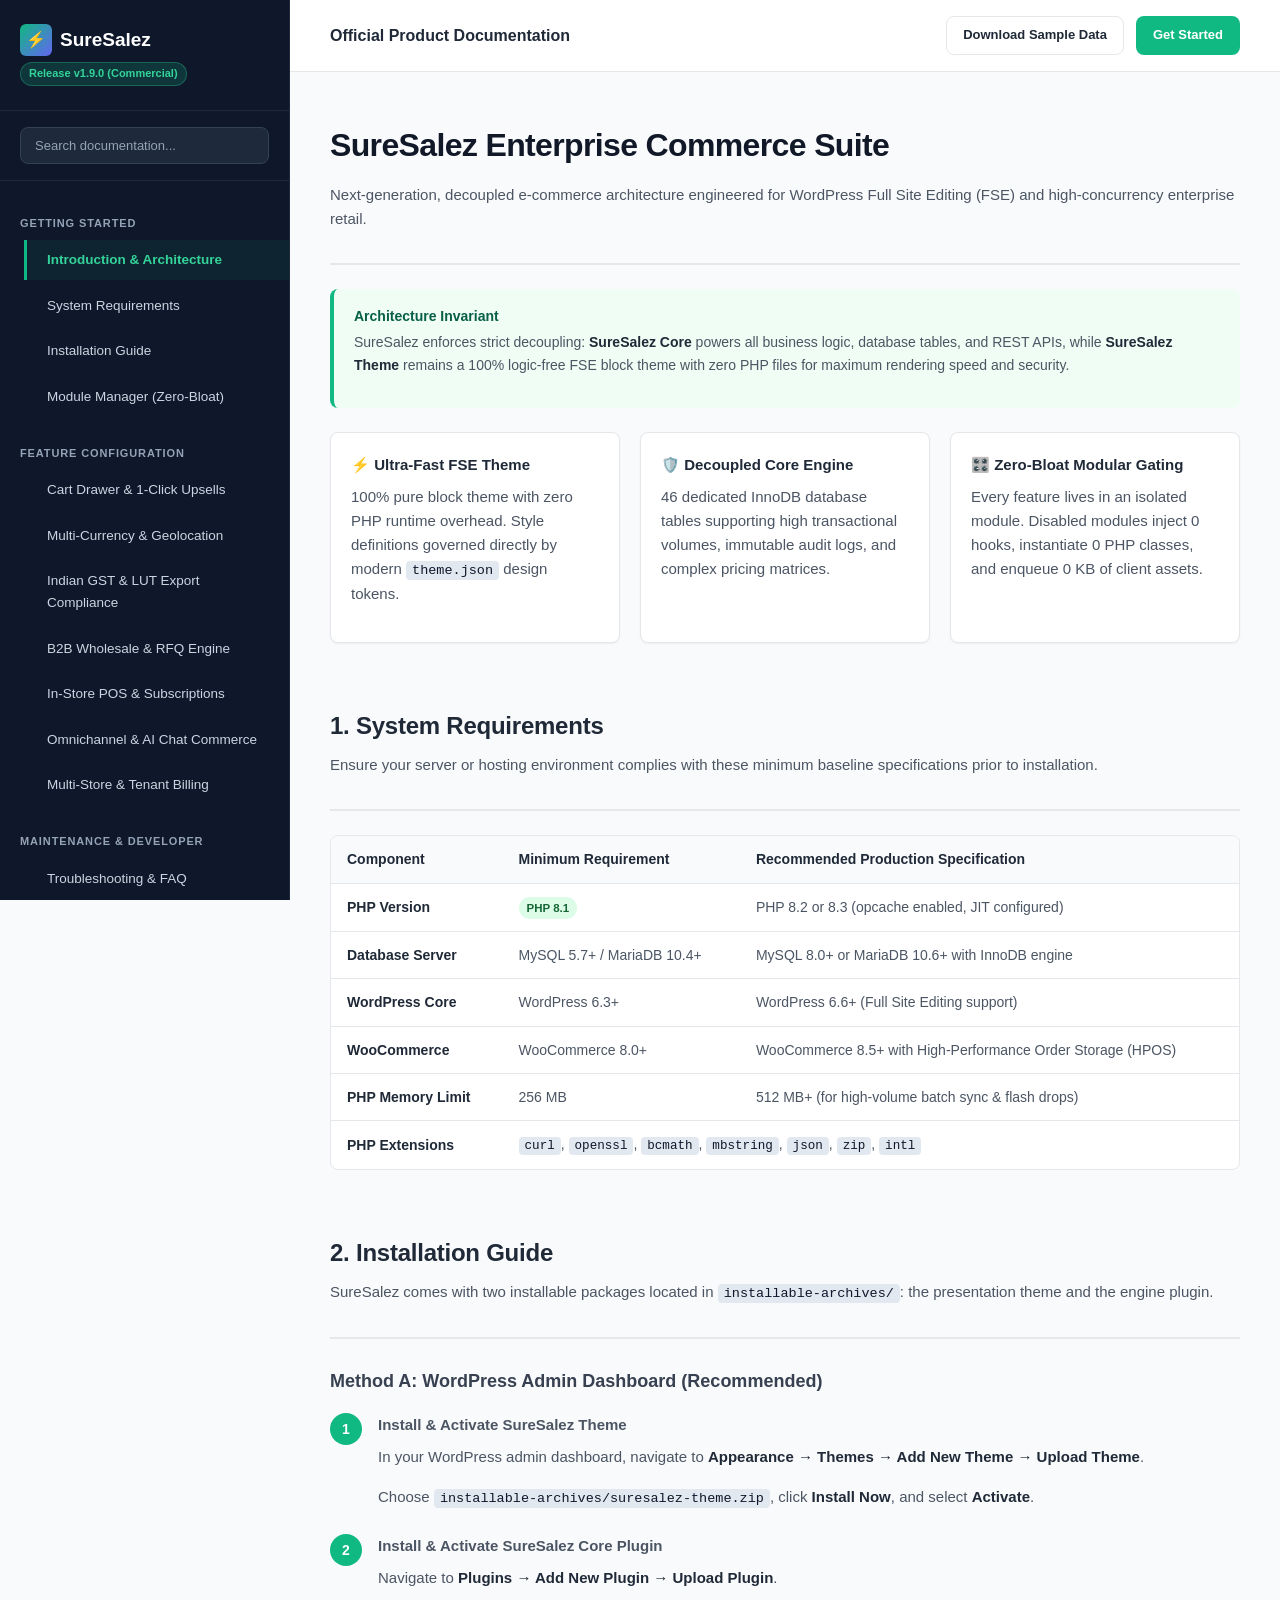
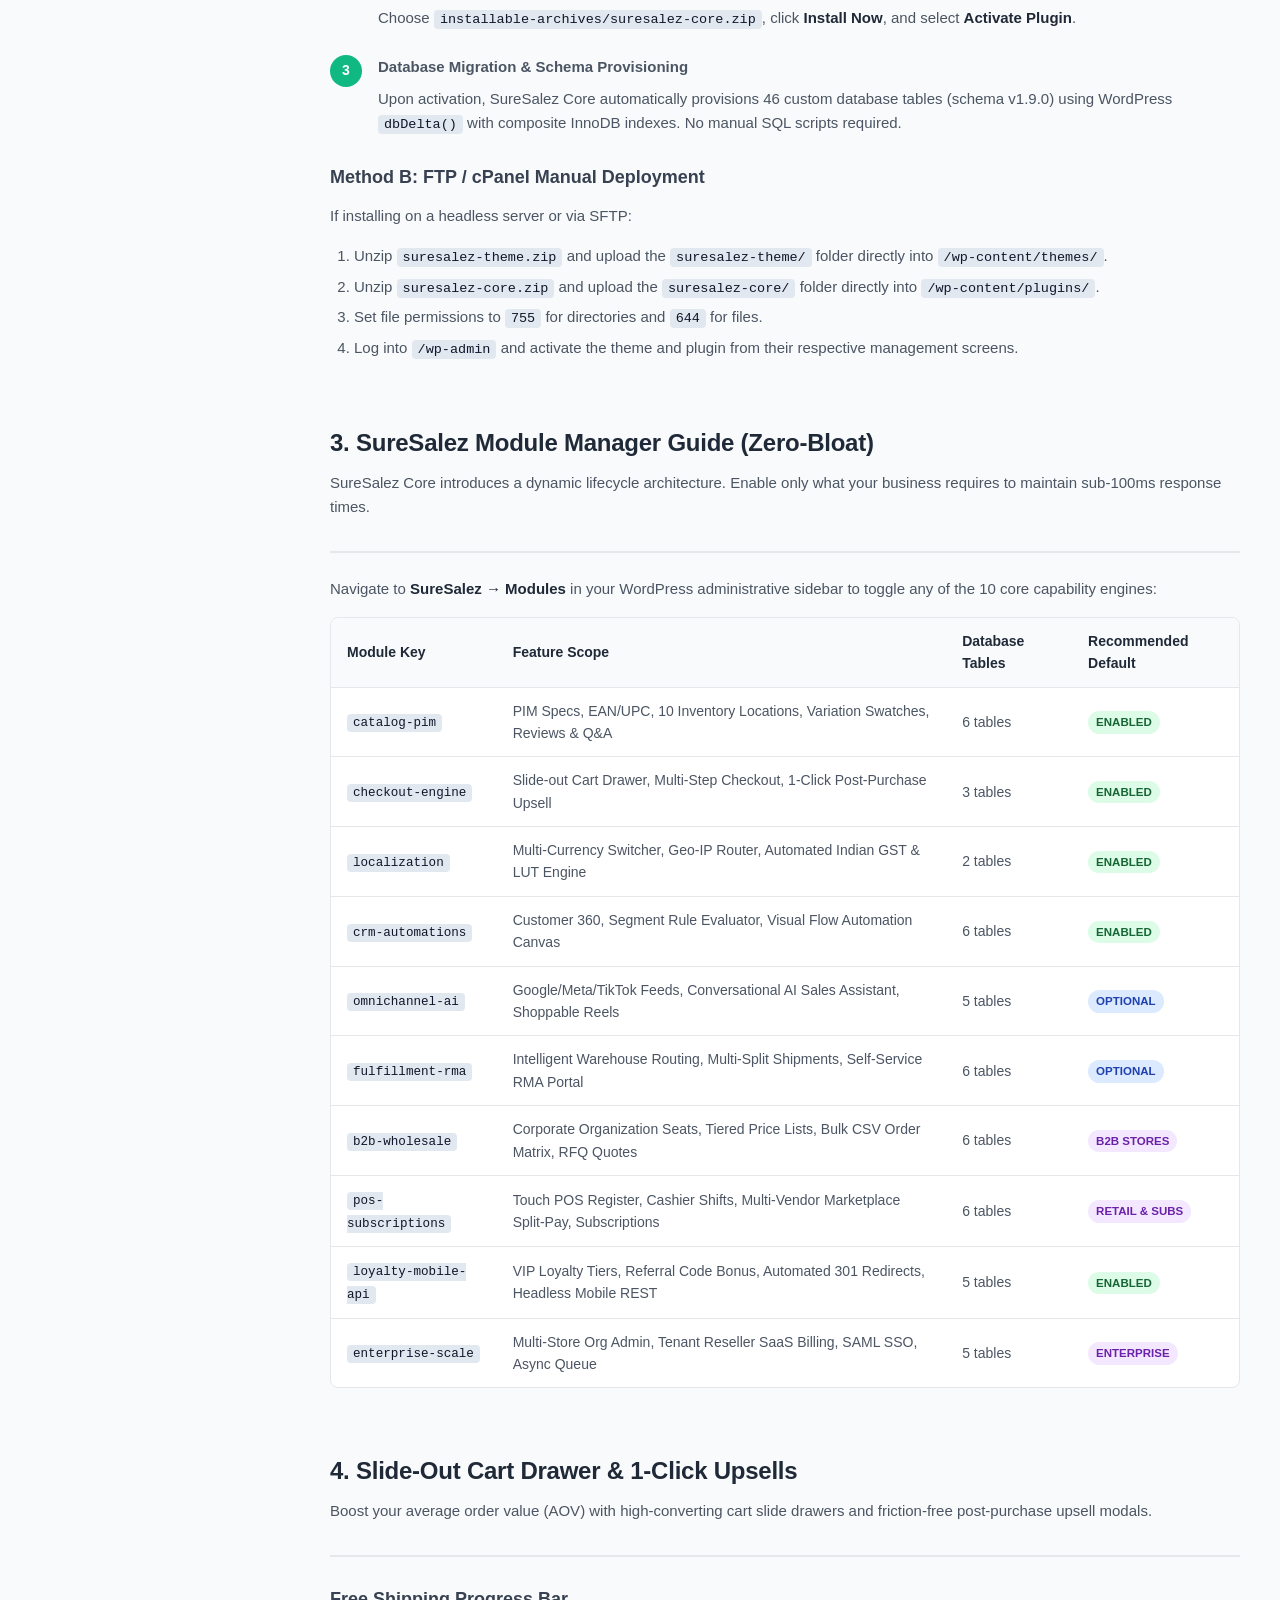
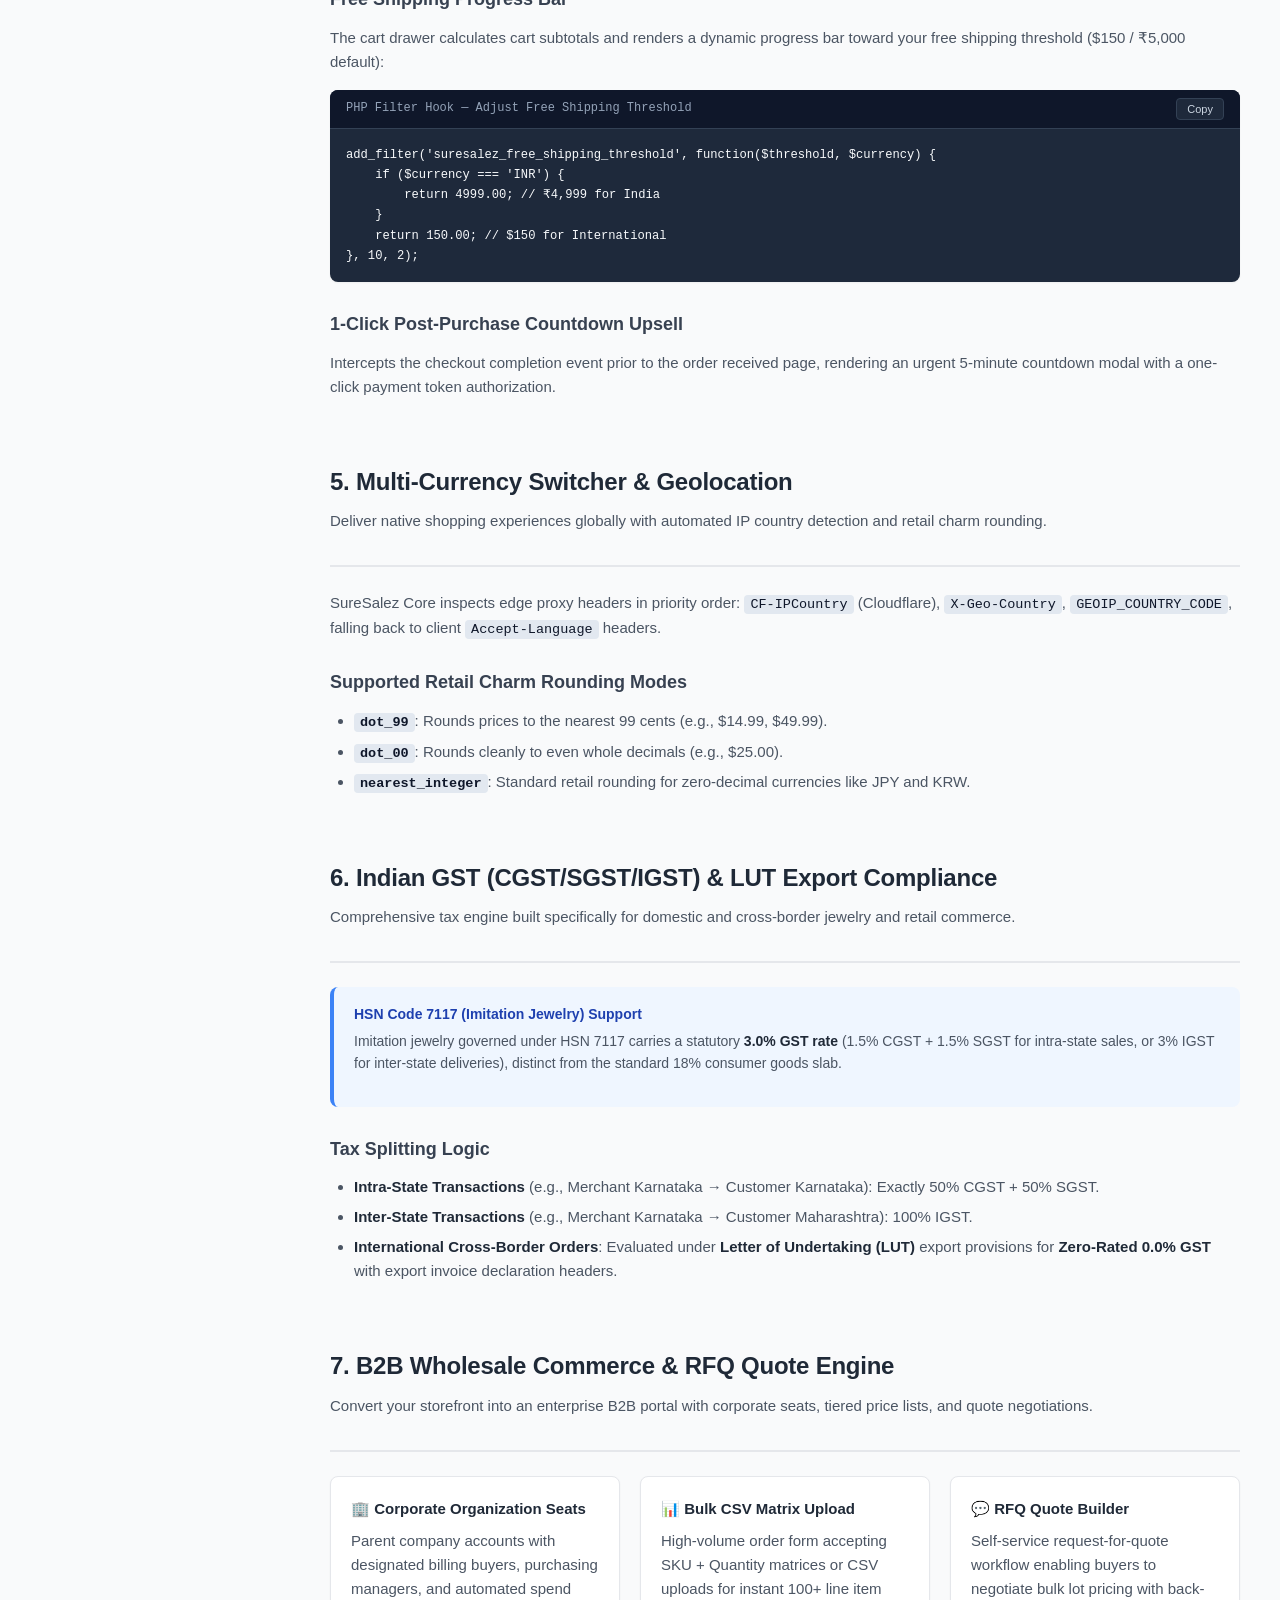
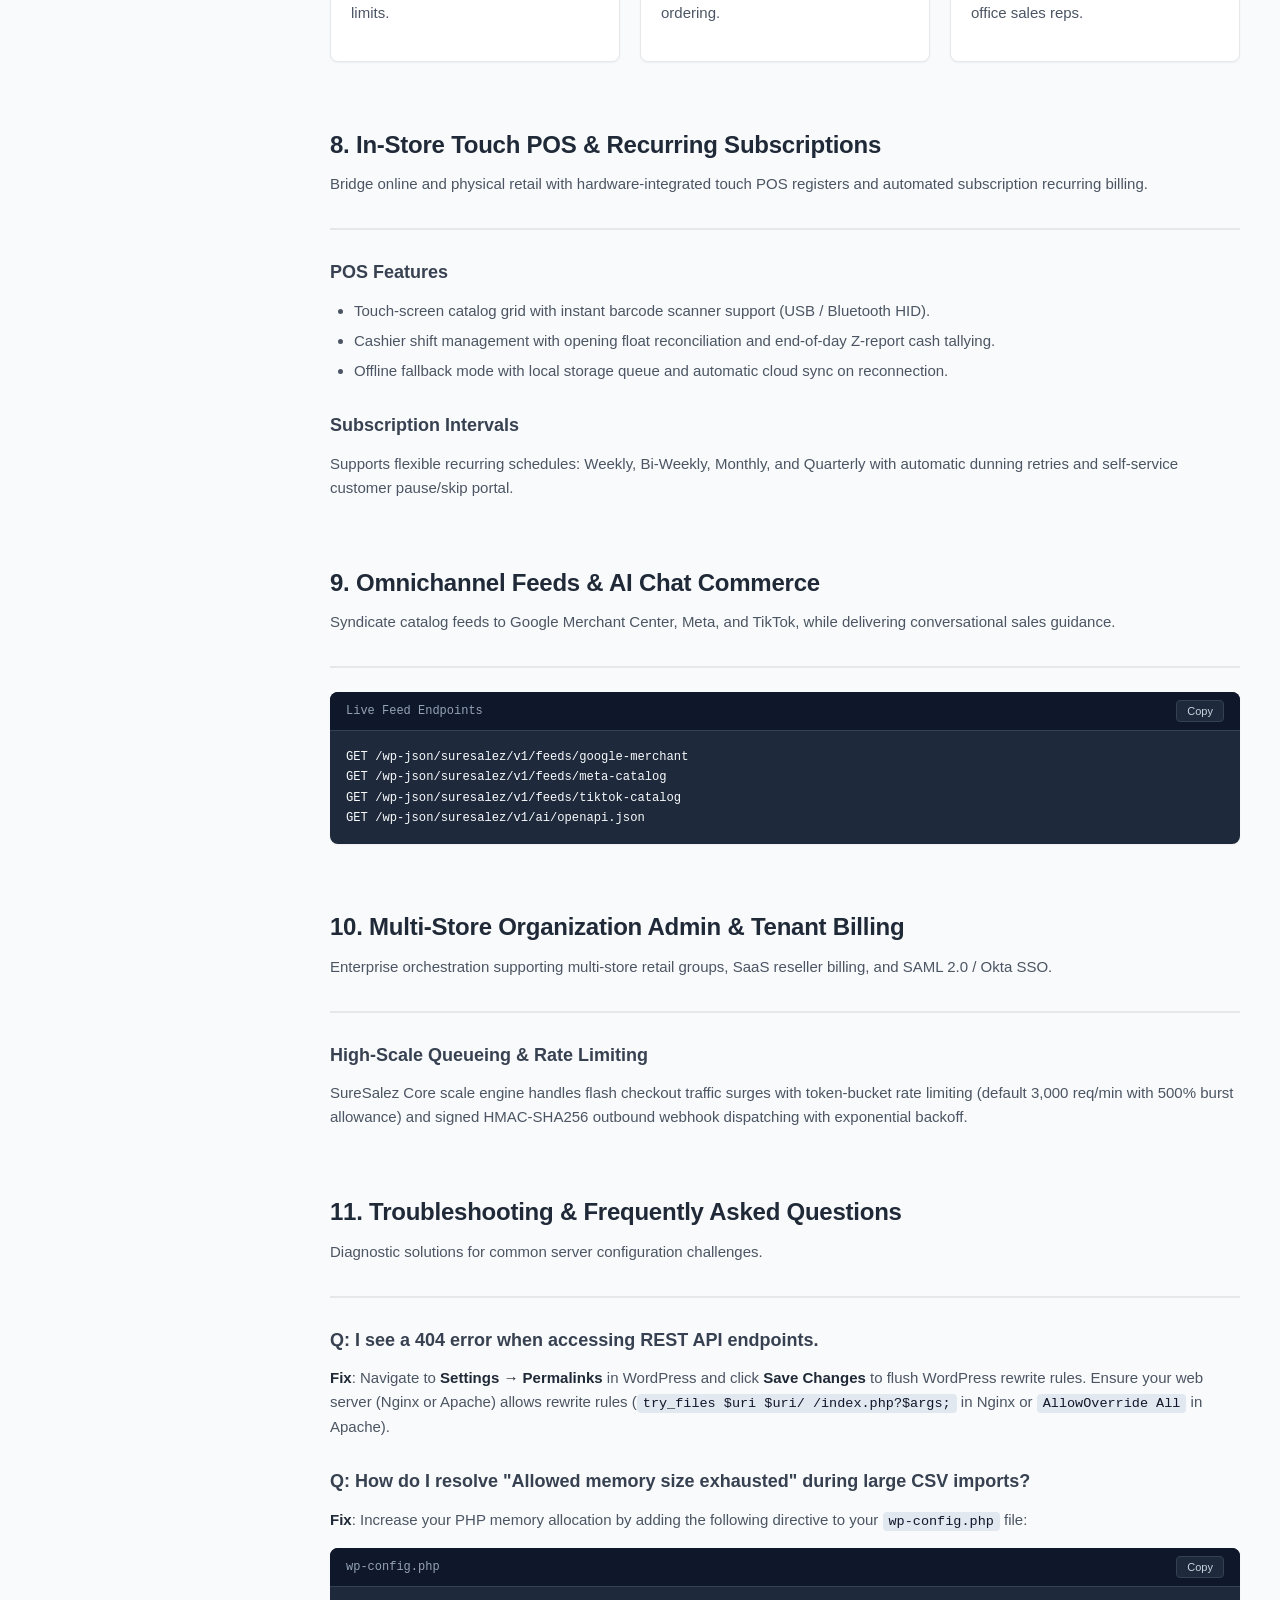
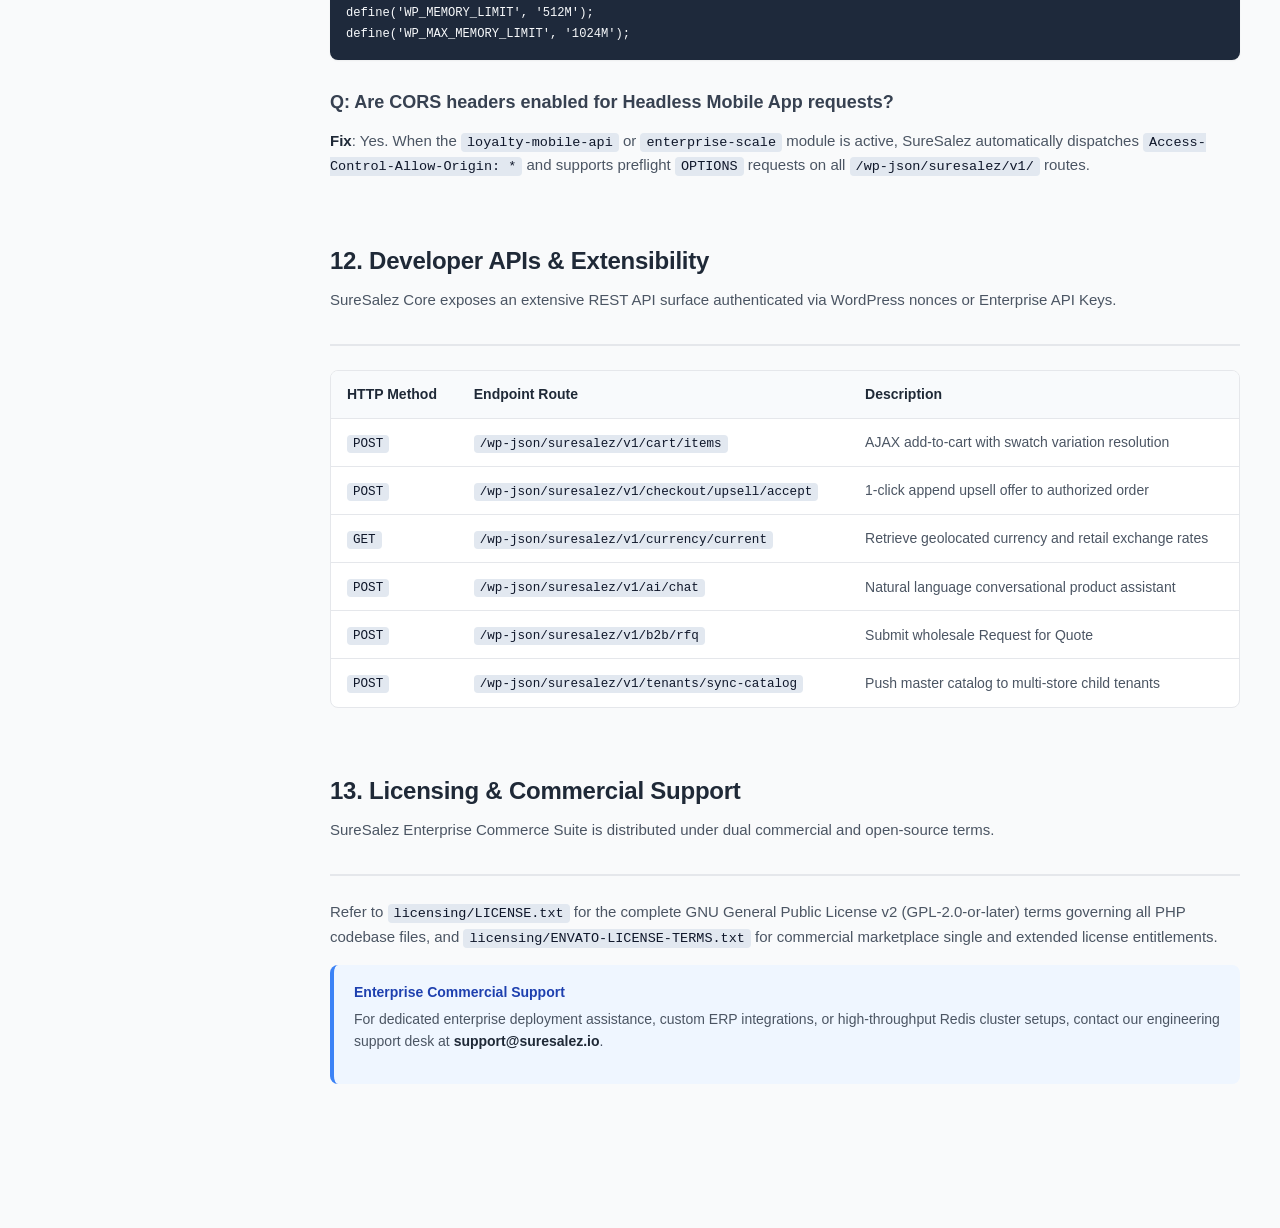
<file: SureSalez Core E-Comm/documentation/index.html>
<!DOCTYPE html>
<html lang="en">
<head>
  <meta charset="UTF-8">
  <meta name="viewport" content="width=device-width, initial-scale=1.0">
  <title>SureSalez Core & Theme — Enterprise Commerce Documentation</title>
  <link rel="stylesheet" href="assets/docs.css">
</head>
<body>

  <!-- Sidebar Navigation -->
  <aside class="docs-sidebar">
    <div class="sidebar-header">
      <a href="#" class="brand-badge">
        <span class="brand-icon">⚡</span>
        <span>SureSalez</span>
      </a>
      <div>
        <span class="version-pill">Release v1.9.0 (Commercial)</span>
      </div>
    </div>

    <div class="sidebar-search">
      <input type="text" id="docs-search" class="search-input" placeholder="Search documentation...">
    </div>

    <nav class="sidebar-nav">
      <div class="nav-group-title">Getting Started</div>
      <ul class="nav-links">
        <li class="nav-item active"><a href="#introduction">Introduction & Architecture</a></li>
        <li class="nav-item"><a href="#system-requirements">System Requirements</a></li>
        <li class="nav-item"><a href="#installation-guide">Installation Guide</a></li>
        <li class="nav-item"><a href="#module-manager">Module Manager (Zero-Bloat)</a></li>
      </ul>

      <div class="nav-group-title">Feature Configuration</div>
      <ul class="nav-links">
        <li class="nav-item"><a href="#cart-upsells">Cart Drawer & 1-Click Upsells</a></li>
        <li class="nav-item"><a href="#currency-localization">Multi-Currency & Geolocation</a></li>
        <li class="nav-item"><a href="#tax-gst-compliance">Indian GST & LUT Export Compliance</a></li>
        <li class="nav-item"><a href="#b2b-wholesale">B2B Wholesale & RFQ Engine</a></li>
        <li class="nav-item"><a href="#pos-subscriptions">In-Store POS & Subscriptions</a></li>
        <li class="nav-item"><a href="#omnichannel-ai">Omnichannel & AI Chat Commerce</a></li>
        <li class="nav-item"><a href="#enterprise-scale">Multi-Store & Tenant Billing</a></li>
      </ul>

      <div class="nav-group-title">Maintenance & Developer</div>
      <ul class="nav-links">
        <li class="nav-item"><a href="#troubleshooting">Troubleshooting & FAQ</a></li>
        <li class="nav-item"><a href="#developer-apis">REST APIs & Webhooks</a></li>
        <li class="nav-item"><a href="#licensing">Licensing & Support</a></li>
      </ul>
    </nav>

    <div class="sidebar-footer">
      &copy; 2026 SureSalez Engineering.<br>All rights reserved.
    </div>
  </aside>

  <!-- Main Content Area -->
  <main class="docs-main">
    <header class="top-bar">
      <div class="top-bar-title">Official Product Documentation</div>
      <div class="top-bar-actions">
        <a href="../sample-data/demo-products.json" class="btn btn-outline" download>Download Sample Data</a>
        <a href="#installation-guide" class="btn btn-primary">Get Started</a>
      </div>
    </header>

    <div class="content-wrapper">

      <!-- SECTION 1: Introduction -->
      <section id="introduction" class="doc-section">
        <div class="section-header">
          <h1>SureSalez Enterprise Commerce Suite</h1>
          <p>Next-generation, decoupled e-commerce architecture engineered for WordPress Full Site Editing (FSE) and high-concurrency enterprise retail.</p>
        </div>

        <div class="callout callout-success">
          <div class="callout-title">Architecture Invariant</div>
          <p>SureSalez enforces strict decoupling: <strong>SureSalez Core</strong> powers all business logic, database tables, and REST APIs, while <strong>SureSalez Theme</strong> remains a 100% logic-free FSE block theme with zero PHP files for maximum rendering speed and security.</p>
        </div>

        <div class="feature-grid">
          <div class="feature-card">
            <h4>⚡ Ultra-Fast FSE Theme</h4>
            <p>100% pure block theme with zero PHP runtime overhead. Style definitions governed directly by modern <code>theme.json</code> design tokens.</p>
          </div>
          <div class="feature-card">
            <h4>🛡️ Decoupled Core Engine</h4>
            <p>46 dedicated InnoDB database tables supporting high transactional volumes, immutable audit logs, and complex pricing matrices.</p>
          </div>
          <div class="feature-card">
            <h4>🎛️ Zero-Bloat Modular Gating</h4>
            <p>Every feature lives in an isolated module. Disabled modules inject 0 hooks, instantiate 0 PHP classes, and enqueue 0 KB of client assets.</p>
          </div>
        </div>
      </section>

      <!-- SECTION 2: System Requirements -->
      <section id="system-requirements" class="doc-section">
        <div class="section-header">
          <h2>1. System Requirements</h2>
          <p>Ensure your server or hosting environment complies with these minimum baseline specifications prior to installation.</p>
        </div>

        <div class="table-responsive">
          <table>
            <thead>
              <tr>
                <th>Component</th>
                <th>Minimum Requirement</th>
                <th>Recommended Production Specification</th>
              </tr>
            </thead>
            <tbody>
              <tr>
                <td><strong>PHP Version</strong></td>
                <td><span class="badge badge-green">PHP 8.1</span></td>
                <td>PHP 8.2 or 8.3 (opcache enabled, JIT configured)</td>
              </tr>
              <tr>
                <td><strong>Database Server</strong></td>
                <td>MySQL 5.7+ / MariaDB 10.4+</td>
                <td>MySQL 8.0+ or MariaDB 10.6+ with InnoDB engine</td>
              </tr>
              <tr>
                <td><strong>WordPress Core</strong></td>
                <td>WordPress 6.3+</td>
                <td>WordPress 6.6+ (Full Site Editing support)</td>
              </tr>
              <tr>
                <td><strong>WooCommerce</strong></td>
                <td>WooCommerce 8.0+</td>
                <td>WooCommerce 8.5+ with High-Performance Order Storage (HPOS)</td>
              </tr>
              <tr>
                <td><strong>PHP Memory Limit</strong></td>
                <td>256 MB</td>
                <td>512 MB+ (for high-volume batch sync & flash drops)</td>
              </tr>
              <tr>
                <td><strong>PHP Extensions</strong></td>
                <td colspan="2"><code>curl</code>, <code>openssl</code>, <code>bcmath</code>, <code>mbstring</code>, <code>json</code>, <code>zip</code>, <code>intl</code></td>
              </tr>
            </tbody>
          </table>
        </div>
      </section>

      <!-- SECTION 3: Installation Guide -->
      <section id="installation-guide" class="doc-section">
        <div class="section-header">
          <h2>2. Installation Guide</h2>
          <p>SureSalez comes with two installable packages located in <code>installable-archives/</code>: the presentation theme and the engine plugin.</p>
        </div>

        <h3>Method A: WordPress Admin Dashboard (Recommended)</h3>
        
        <div class="step-card">
          <div class="step-number">1</div>
          <h4>Install & Activate SureSalez Theme</h4>
          <p>In your WordPress admin dashboard, navigate to <strong>Appearance &rarr; Themes &rarr; Add New Theme &rarr; Upload Theme</strong>.</p>
          <p>Choose <code>installable-archives/suresalez-theme.zip</code>, click <strong>Install Now</strong>, and select <strong>Activate</strong>.</p>
        </div>

        <div class="step-card">
          <div class="step-number">2</div>
          <h4>Install & Activate SureSalez Core Plugin</h4>
          <p>Navigate to <strong>Plugins &rarr; Add New Plugin &rarr; Upload Plugin</strong>.</p>
          <p>Choose <code>installable-archives/suresalez-core.zip</code>, click <strong>Install Now</strong>, and select <strong>Activate Plugin</strong>.</p>
        </div>

        <div class="step-card">
          <div class="step-number">3</div>
          <h4>Database Migration & Schema Provisioning</h4>
          <p>Upon activation, SureSalez Core automatically provisions 46 custom database tables (schema v1.9.0) using WordPress <code>dbDelta()</code> with composite InnoDB indexes. No manual SQL scripts required.</p>
        </div>

        <h3>Method B: FTP / cPanel Manual Deployment</h3>
        <p>If installing on a headless server or via SFTP:</p>
        <ol>
          <li>Unzip <code>suresalez-theme.zip</code> and upload the <code>suresalez-theme/</code> folder directly into <code>/wp-content/themes/</code>.</li>
          <li>Unzip <code>suresalez-core.zip</code> and upload the <code>suresalez-core/</code> folder directly into <code>/wp-content/plugins/</code>.</li>
          <li>Set file permissions to <code>755</code> for directories and <code>644</code> for files.</li>
          <li>Log into <code>/wp-admin</code> and activate the theme and plugin from their respective management screens.</li>
        </ol>
      </section>

      <!-- SECTION 4: Module Manager -->
      <section id="module-manager" class="doc-section">
        <div class="section-header">
          <h2>3. SureSalez Module Manager Guide (Zero-Bloat)</h2>
          <p>SureSalez Core introduces a dynamic lifecycle architecture. Enable only what your business requires to maintain sub-100ms response times.</p>
        </div>

        <p>Navigate to <strong>SureSalez &rarr; Modules</strong> in your WordPress administrative sidebar to toggle any of the 10 core capability engines:</p>

        <div class="table-responsive">
          <table>
            <thead>
              <tr>
                <th>Module Key</th>
                <th>Feature Scope</th>
                <th>Database Tables</th>
                <th>Recommended Default</th>
              </tr>
            </thead>
            <tbody>
              <tr>
                <td><code>catalog-pim</code></td>
                <td>PIM Specs, EAN/UPC, 10 Inventory Locations, Variation Swatches, Reviews & Q&A</td>
                <td>6 tables</td>
                <td><span class="badge badge-green">ENABLED</span></td>
              </tr>
              <tr>
                <td><code>checkout-engine</code></td>
                <td>Slide-out Cart Drawer, Multi-Step Checkout, 1-Click Post-Purchase Upsell</td>
                <td>3 tables</td>
                <td><span class="badge badge-green">ENABLED</span></td>
              </tr>
              <tr>
                <td><code>localization</code></td>
                <td>Multi-Currency Switcher, Geo-IP Router, Automated Indian GST & LUT Engine</td>
                <td>2 tables</td>
                <td><span class="badge badge-green">ENABLED</span></td>
              </tr>
              <tr>
                <td><code>crm-automations</code></td>
                <td>Customer 360, Segment Rule Evaluator, Visual Flow Automation Canvas</td>
                <td>6 tables</td>
                <td><span class="badge badge-green">ENABLED</span></td>
              </tr>
              <tr>
                <td><code>omnichannel-ai</code></td>
                <td>Google/Meta/TikTok Feeds, Conversational AI Sales Assistant, Shoppable Reels</td>
                <td>5 tables</td>
                <td><span class="badge badge-blue">OPTIONAL</span></td>
              </tr>
              <tr>
                <td><code>fulfillment-rma</code></td>
                <td>Intelligent Warehouse Routing, Multi-Split Shipments, Self-Service RMA Portal</td>
                <td>6 tables</td>
                <td><span class="badge badge-blue">OPTIONAL</span></td>
              </tr>
              <tr>
                <td><code>b2b-wholesale</code></td>
                <td>Corporate Organization Seats, Tiered Price Lists, Bulk CSV Order Matrix, RFQ Quotes</td>
                <td>6 tables</td>
                <td><span class="badge badge-purple">B2B STORES</span></td>
              </tr>
              <tr>
                <td><code>pos-subscriptions</code></td>
                <td>Touch POS Register, Cashier Shifts, Multi-Vendor Marketplace Split-Pay, Subscriptions</td>
                <td>6 tables</td>
                <td><span class="badge badge-purple">RETAIL & SUBS</span></td>
              </tr>
              <tr>
                <td><code>loyalty-mobile-api</code></td>
                <td>VIP Loyalty Tiers, Referral Code Bonus, Automated 301 Redirects, Headless Mobile REST</td>
                <td>5 tables</td>
                <td><span class="badge badge-green">ENABLED</span></td>
              </tr>
              <tr>
                <td><code>enterprise-scale</code></td>
                <td>Multi-Store Org Admin, Tenant Reseller SaaS Billing, SAML SSO, Async Queue</td>
                <td>5 tables</td>
                <td><span class="badge badge-purple">ENTERPRISE</span></td>
              </tr>
            </tbody>
          </table>
        </div>
      </section>

      <!-- SECTION 5: Cart & Upsells -->
      <section id="cart-upsells" class="doc-section">
        <div class="section-header">
          <h2>4. Slide-Out Cart Drawer & 1-Click Upsells</h2>
          <p>Boost your average order value (AOV) with high-converting cart slide drawers and friction-free post-purchase upsell modals.</p>
        </div>

        <h3>Free Shipping Progress Bar</h3>
        <p>The cart drawer calculates cart subtotals and renders a dynamic progress bar toward your free shipping threshold ($150 / ₹5,000 default):</p>

        <div class="code-block">
          <div class="code-header">
            <span>PHP Filter Hook — Adjust Free Shipping Threshold</span>
            <button class="copy-btn">Copy</button>
          </div>
          <pre><code>add_filter('suresalez_free_shipping_threshold', function($threshold, $currency) {
    if ($currency === 'INR') {
        return 4999.00; // ₹4,999 for India
    }
    return 150.00; // $150 for International
}, 10, 2);</code></pre>
        </div>

        <h3>1-Click Post-Purchase Countdown Upsell</h3>
        <p>Intercepts the checkout completion event prior to the order received page, rendering an urgent 5-minute countdown modal with a one-click payment token authorization.</p>
      </section>

      <!-- SECTION 6: Multi-Currency & Geolocation -->
      <section id="currency-localization" class="doc-section">
        <div class="section-header">
          <h2>5. Multi-Currency Switcher & Geolocation</h2>
          <p>Deliver native shopping experiences globally with automated IP country detection and retail charm rounding.</p>
        </div>

        <p>SureSalez Core inspects edge proxy headers in priority order: <code>CF-IPCountry</code> (Cloudflare), <code>X-Geo-Country</code>, <code>GEOIP_COUNTRY_CODE</code>, falling back to client <code>Accept-Language</code> headers.</p>

        <h3>Supported Retail Charm Rounding Modes</h3>
        <ul>
          <li><strong><code>dot_99</code></strong>: Rounds prices to the nearest 99 cents (e.g., $14.99, $49.99).</li>
          <li><strong><code>dot_00</code></strong>: Rounds cleanly to even whole decimals (e.g., $25.00).</li>
          <li><strong><code>nearest_integer</code></strong>: Standard retail rounding for zero-decimal currencies like JPY and KRW.</li>
        </ul>
      </section>

      <!-- SECTION 7: Indian GST & LUT Compliance -->
      <section id="tax-gst-compliance" class="doc-section">
        <div class="section-header">
          <h2>6. Indian GST (CGST/SGST/IGST) & LUT Export Compliance</h2>
          <p>Comprehensive tax engine built specifically for domestic and cross-border jewelry and retail commerce.</p>
        </div>

        <div class="callout callout-info">
          <div class="callout-title">HSN Code 7117 (Imitation Jewelry) Support</div>
          <p>Imitation jewelry governed under HSN 7117 carries a statutory <strong>3.0% GST rate</strong> (1.5% CGST + 1.5% SGST for intra-state sales, or 3% IGST for inter-state deliveries), distinct from the standard 18% consumer goods slab.</p>
        </div>

        <h3>Tax Splitting Logic</h3>
        <ul>
          <li><strong>Intra-State Transactions</strong> (e.g., Merchant Karnataka &rarr; Customer Karnataka): Exactly 50% CGST + 50% SGST.</li>
          <li><strong>Inter-State Transactions</strong> (e.g., Merchant Karnataka &rarr; Customer Maharashtra): 100% IGST.</li>
          <li><strong>International Cross-Border Orders</strong>: Evaluated under <strong>Letter of Undertaking (LUT)</strong> export provisions for <strong>Zero-Rated 0.0% GST</strong> with export invoice declaration headers.</li>
        </ul>
      </section>

      <!-- SECTION 8: B2B Wholesale -->
      <section id="b2b-wholesale" class="doc-section">
        <div class="section-header">
          <h2>7. B2B Wholesale Commerce & RFQ Quote Engine</h2>
          <p>Convert your storefront into an enterprise B2B portal with corporate seats, tiered price lists, and quote negotiations.</p>
        </div>

        <div class="feature-grid">
          <div class="feature-card">
            <h4>🏢 Corporate Organization Seats</h4>
            <p>Parent company accounts with designated billing buyers, purchasing managers, and automated spend limits.</p>
          </div>
          <div class="feature-card">
            <h4>📊 Bulk CSV Matrix Upload</h4>
            <p>High-volume order form accepting SKU + Quantity matrices or CSV uploads for instant 100+ line item ordering.</p>
          </div>
          <div class="feature-card">
            <h4>💬 RFQ Quote Builder</h4>
            <p>Self-service request-for-quote workflow enabling buyers to negotiate bulk lot pricing with back-office sales reps.</p>
          </div>
        </div>
      </section>

      <!-- SECTION 9: In-Store POS & Subscriptions -->
      <section id="pos-subscriptions" class="doc-section">
        <div class="section-header">
          <h2>8. In-Store Touch POS & Recurring Subscriptions</h2>
          <p>Bridge online and physical retail with hardware-integrated touch POS registers and automated subscription recurring billing.</p>
        </div>

        <h3>POS Features</h3>
        <ul>
          <li>Touch-screen catalog grid with instant barcode scanner support (USB / Bluetooth HID).</li>
          <li>Cashier shift management with opening float reconciliation and end-of-day Z-report cash tallying.</li>
          <li>Offline fallback mode with local storage queue and automatic cloud sync on reconnection.</li>
        </ul>

        <h3>Subscription Intervals</h3>
        <p>Supports flexible recurring schedules: Weekly, Bi-Weekly, Monthly, and Quarterly with automatic dunning retries and self-service customer pause/skip portal.</p>
      </section>

      <!-- SECTION 10: Omnichannel & AI -->
      <section id="omnichannel-ai" class="doc-section">
        <div class="section-header">
          <h2>9. Omnichannel Feeds & AI Chat Commerce</h2>
          <p>Syndicate catalog feeds to Google Merchant Center, Meta, and TikTok, while delivering conversational sales guidance.</p>
        </div>

        <div class="code-block">
          <div class="code-header">
            <span>Live Feed Endpoints</span>
            <button class="copy-btn">Copy</button>
          </div>
          <pre><code>GET /wp-json/suresalez/v1/feeds/google-merchant
GET /wp-json/suresalez/v1/feeds/meta-catalog
GET /wp-json/suresalez/v1/feeds/tiktok-catalog
GET /wp-json/suresalez/v1/ai/openapi.json</code></pre>
        </div>
      </section>

      <!-- SECTION 11: Multi-Store & Scale -->
      <section id="enterprise-scale" class="doc-section">
        <div class="section-header">
          <h2>10. Multi-Store Organization Admin & Tenant Billing</h2>
          <p>Enterprise orchestration supporting multi-store retail groups, SaaS reseller billing, and SAML 2.0 / Okta SSO.</p>
        </div>

        <h3>High-Scale Queueing & Rate Limiting</h3>
        <p>SureSalez Core scale engine handles flash checkout traffic surges with token-bucket rate limiting (default 3,000 req/min with 500% burst allowance) and signed HMAC-SHA256 outbound webhook dispatching with exponential backoff.</p>
      </section>

      <!-- SECTION 12: Troubleshooting -->
      <section id="troubleshooting" class="doc-section">
        <div class="section-header">
          <h2>11. Troubleshooting & Frequently Asked Questions</h2>
          <p>Diagnostic solutions for common server configuration challenges.</p>
        </div>

        <h3>Q: I see a 404 error when accessing REST API endpoints.</h3>
        <p><strong>Fix</strong>: Navigate to <strong>Settings &rarr; Permalinks</strong> in WordPress and click <strong>Save Changes</strong> to flush WordPress rewrite rules. Ensure your web server (Nginx or Apache) allows rewrite rules (<code>try_files $uri $uri/ /index.php?$args;</code> in Nginx or <code>AllowOverride All</code> in Apache).</p>

        <h3>Q: How do I resolve "Allowed memory size exhausted" during large CSV imports?</h3>
        <p><strong>Fix</strong>: Increase your PHP memory allocation by adding the following directive to your <code>wp-config.php</code> file:</p>
        <div class="code-block">
          <div class="code-header">
            <span>wp-config.php</span>
            <button class="copy-btn">Copy</button>
          </div>
          <pre><code>define('WP_MEMORY_LIMIT', '512M');
define('WP_MAX_MEMORY_LIMIT', '1024M');</code></pre>
        </div>

        <h3>Q: Are CORS headers enabled for Headless Mobile App requests?</h3>
        <p><strong>Fix</strong>: Yes. When the <code>loyalty-mobile-api</code> or <code>enterprise-scale</code> module is active, SureSalez automatically dispatches <code>Access-Control-Allow-Origin: *</code> and supports preflight <code>OPTIONS</code> requests on all <code>/wp-json/suresalez/v1/</code> routes.</p>
      </section>

      <!-- SECTION 13: Developer APIs -->
      <section id="developer-apis" class="doc-section">
        <div class="section-header">
          <h2>12. Developer APIs & Extensibility</h2>
          <p>SureSalez Core exposes an extensive REST API surface authenticated via WordPress nonces or Enterprise API Keys.</p>
        </div>

        <div class="table-responsive">
          <table>
            <thead>
              <tr>
                <th>HTTP Method</th>
                <th>Endpoint Route</th>
                <th>Description</th>
              </tr>
            </thead>
            <tbody>
              <tr>
                <td><code>POST</code></td>
                <td><code>/wp-json/suresalez/v1/cart/items</code></td>
                <td>AJAX add-to-cart with swatch variation resolution</td>
              </tr>
              <tr>
                <td><code>POST</code></td>
                <td><code>/wp-json/suresalez/v1/checkout/upsell/accept</code></td>
                <td>1-click append upsell offer to authorized order</td>
              </tr>
              <tr>
                <td><code>GET</code></td>
                <td><code>/wp-json/suresalez/v1/currency/current</code></td>
                <td>Retrieve geolocated currency and retail exchange rates</td>
              </tr>
              <tr>
                <td><code>POST</code></td>
                <td><code>/wp-json/suresalez/v1/ai/chat</code></td>
                <td>Natural language conversational product assistant</td>
              </tr>
              <tr>
                <td><code>POST</code></td>
                <td><code>/wp-json/suresalez/v1/b2b/rfq</code></td>
                <td>Submit wholesale Request for Quote</td>
              </tr>
              <tr>
                <td><code>POST</code></td>
                <td><code>/wp-json/suresalez/v1/tenants/sync-catalog</code></td>
                <td>Push master catalog to multi-store child tenants</td>
              </tr>
            </tbody>
          </table>
        </div>
      </section>

      <!-- SECTION 14: Licensing & Support -->
      <section id="licensing" class="doc-section">
        <div class="section-header">
          <h2>13. Licensing & Commercial Support</h2>
          <p>SureSalez Enterprise Commerce Suite is distributed under dual commercial and open-source terms.</p>
        </div>

        <p>Refer to <code>licensing/LICENSE.txt</code> for the complete GNU General Public License v2 (GPL-2.0-or-later) terms governing all PHP codebase files, and <code>licensing/ENVATO-LICENSE-TERMS.txt</code> for commercial marketplace single and extended license entitlements.</p>

        <div class="callout callout-info">
          <div class="callout-title">Enterprise Commercial Support</div>
          <p>For dedicated enterprise deployment assistance, custom ERP integrations, or high-throughput Redis cluster setups, contact our engineering support desk at <strong>support@suresalez.io</strong>.</p>
        </div>
      </section>

    </div>
  </main>

  <script src="assets/docs.js"></script>
</body>
</html>
</file>
<file: SureSalez Core E-Comm/documentation/assets/docs.css>
/* SureSalez Documentation Stylesheet - Commercial Release */
:root {
  --primary: #10b981;
  --primary-dark: #059669;
  --primary-light: #d1fae5;
  --accent: #6366f1;
  --text-main: #1f2937;
  --text-muted: #4b5563;
  --text-light: #9ca3af;
  --bg-body: #f9fafb;
  --bg-surface: #ffffff;
  --bg-sidebar: #0f172a;
  --sidebar-text: #e2e8f0;
  --sidebar-muted: #94a3b8;
  --sidebar-active: #10b981;
  --border: #e5e7eb;
  --code-bg: #1e293b;
  --code-text: #f8fafc;
  --shadow-sm: 0 1px 2px 0 rgba(0, 0, 0, 0.05);
  --shadow-md: 0 4px 6px -1px rgba(0, 0, 0, 0.1), 0 2px 4px -1px rgba(0, 0, 0, 0.06);
  --radius-sm: 4px;
  --radius-md: 8px;
  --radius-lg: 12px;
}

* {
  box-sizing: border-box;
  margin: 0;
  padding: 0;
}

body {
  font-family: -apple-system, BlinkMacSystemFont, "Segoe UI", Roboto, Helvetica, Arial, sans-serif;
  color: var(--text-main);
  background-color: var(--bg-body);
  line-height: 1.6;
  font-size: 15px;
  display: flex;
  min-height: 100vh;
}

/* Sidebar */
.docs-sidebar {
  width: 290px;
  background-color: var(--bg-sidebar);
  color: var(--sidebar-text);
  flex-shrink: 0;
  height: 100vh;
  position: sticky;
  top: 0;
  overflow-y: auto;
  display: flex;
  flex-direction: column;
  border-right: 1px solid #1e293b;
}

.sidebar-header {
  padding: 24px 20px;
  border-bottom: 1px solid #1e293b;
}

.brand-badge {
  display: inline-flex;
  align-items: center;
  gap: 8px;
  font-size: 19px;
  font-weight: 700;
  color: #ffffff;
  text-decoration: none;
}

.brand-icon {
  background: linear-gradient(135deg, #10b981 0%, #6366f1 100%);
  width: 32px;
  height: 32px;
  border-radius: 6px;
  display: flex;
  align-items: center;
  justify-content: center;
  color: #fff;
  font-size: 16px;
}

.version-pill {
  display: inline-block;
  background: rgba(16, 185, 129, 0.2);
  color: #34d399;
  font-size: 11px;
  font-weight: 600;
  padding: 2px 8px;
  border-radius: 9999px;
  margin-top: 6px;
  border: 1px solid rgba(52, 211, 153, 0.3);
}

.sidebar-search {
  padding: 16px 20px;
  border-bottom: 1px solid #1e293b;
}

.search-input {
  width: 100%;
  padding: 10px 14px;
  background: #1e293b;
  border: 1px solid #334155;
  border-radius: var(--radius-md);
  color: #ffffff;
  font-size: 13px;
  outline: none;
  transition: border-color 0.2s;
}

.search-input:focus {
  border-color: var(--primary);
}

.search-input::placeholder {
  color: var(--sidebar-muted);
}

.sidebar-nav {
  padding: 16px 0;
  flex-grow: 1;
}

.nav-group-title {
  padding: 8px 20px;
  font-size: 11px;
  text-transform: uppercase;
  letter-spacing: 0.08em;
  color: var(--sidebar-muted);
  font-weight: 700;
  margin-top: 10px;
}

.nav-links {
  list-style: none;
}

.nav-item a {
  display: block;
  padding: 9px 20px;
  color: #cbd5e1;
  text-decoration: none;
  font-size: 13.5px;
  font-weight: 500;
  transition: all 0.15s;
  border-left: 3px solid transparent;
}

.nav-item a:hover {
  background: rgba(255, 255, 255, 0.04);
  color: #ffffff;
}

.nav-item.active a {
  color: #34d399;
  background: rgba(16, 185, 129, 0.08);
  border-left-color: var(--primary);
  font-weight: 600;
}

.sidebar-footer {
  padding: 16px 20px;
  border-top: 1px solid #1e293b;
  font-size: 12px;
  color: var(--sidebar-muted);
  text-align: center;
}

/* Main Content Area */
.docs-main {
  flex-grow: 1;
  min-width: 0;
  display: flex;
  flex-direction: column;
}

.top-bar {
  background: var(--bg-surface);
  border-bottom: 1px solid var(--border);
  padding: 16px 40px;
  display: flex;
  align-items: center;
  justify-content: space-between;
  position: sticky;
  top: 0;
  z-index: 10;
}

.top-bar-title {
  font-size: 16px;
  font-weight: 600;
  color: var(--text-main);
}

.top-bar-actions {
  display: flex;
  align-items: center;
  gap: 12px;
}

.btn {
  display: inline-flex;
  align-items: center;
  gap: 6px;
  padding: 8px 16px;
  border-radius: var(--radius-md);
  font-size: 13px;
  font-weight: 600;
  text-decoration: none;
  cursor: pointer;
  border: 1px solid transparent;
  transition: all 0.2s;
}

.btn-primary {
  background: var(--primary);
  color: #ffffff;
}

.btn-primary:hover {
  background: var(--primary-dark);
}

.btn-outline {
  background: transparent;
  border-color: var(--border);
  color: var(--text-main);
}

.btn-outline:hover {
  background: #f3f4f6;
}

/* Content Container */
.content-wrapper {
  max-width: 1040px;
  width: 100%;
  margin: 0 auto;
  padding: 48px 40px 100px;
}

.doc-section {
  margin-bottom: 64px;
  scroll-margin-top: 80px;
}

.section-header {
  border-bottom: 2px solid var(--border);
  padding-bottom: 16px;
  margin-bottom: 24px;
}

h1 {
  font-size: 32px;
  font-weight: 800;
  color: #111827;
  letter-spacing: -0.02em;
  margin-bottom: 12px;
}

h2 {
  font-size: 24px;
  font-weight: 700;
  color: #1f2937;
  letter-spacing: -0.01em;
  margin-bottom: 8px;
}

h3 {
  font-size: 18px;
  font-weight: 700;
  color: #374151;
  margin: 28px 0 12px;
}

h4 {
  font-size: 15px;
  font-weight: 600;
  color: #4b5563;
  margin: 18px 0 8px;
}

p {
  margin-bottom: 16px;
  color: var(--text-muted);
}

ul, ol {
  margin-bottom: 20px;
  padding-left: 24px;
  color: var(--text-muted);
}

li {
  margin-bottom: 6px;
}

strong {
  color: var(--text-main);
  font-weight: 600;
}

/* Cards & Callouts */
.callout {
  padding: 16px 20px;
  border-radius: var(--radius-md);
  margin-bottom: 24px;
  border-left: 4px solid;
  font-size: 14px;
}

.callout-info {
  background-color: #eff6ff;
  border-color: #3b82f6;
  color: #1e40af;
}

.callout-success {
  background-color: #f0fdf4;
  border-color: #10b981;
  color: #065f46;
}

.callout-warning {
  background-color: #fffbeb;
  border-color: #f59e0b;
  color: #92400e;
}

.callout-title {
  font-weight: 700;
  margin-bottom: 4px;
  display: flex;
  align-items: center;
  gap: 6px;
}

/* Code Blocks */
.code-block {
  background: var(--code-bg);
  border-radius: var(--radius-md);
  margin-bottom: 24px;
  overflow: hidden;
  box-shadow: var(--shadow-sm);
}

.code-header {
  background: #0f172a;
  padding: 8px 16px;
  display: flex;
  justify-content: space-between;
  align-items: center;
  border-bottom: 1px solid #334155;
  color: #94a3b8;
  font-size: 12px;
  font-family: monospace;
}

.copy-btn {
  background: #1e293b;
  border: 1px solid #334155;
  color: #cbd5e1;
  padding: 4px 10px;
  border-radius: var(--radius-sm);
  font-size: 11px;
  cursor: pointer;
  transition: all 0.2s;
}

.copy-btn:hover {
  background: #334155;
  color: #ffffff;
}

pre {
  padding: 16px;
  overflow-x: auto;
  font-family: ui-monospace, SFMono-Regular, Menlo, Monaco, Consolas, "Liberation Mono", "Courier New", monospace;
  font-size: 13.5px;
  line-height: 1.5;
  color: var(--code-text);
}

code {
  font-family: ui-monospace, SFMono-Regular, Menlo, Monaco, Consolas, monospace;
  font-size: 0.9em;
  padding: 2px 6px;
  background: #e2e8f0;
  color: #0f172a;
  border-radius: var(--radius-sm);
}

pre code {
  background: transparent;
  padding: 0;
  color: inherit;
}

/* Tables */
.table-responsive {
  overflow-x: auto;
  margin-bottom: 24px;
  border: 1px solid var(--border);
  border-radius: var(--radius-md);
  background: var(--bg-surface);
}

table {
  width: 100%;
  border-collapse: collapse;
  text-align: left;
  font-size: 14px;
}

th {
  background: #f8fafc;
  padding: 12px 16px;
  font-weight: 600;
  color: var(--text-main);
  border-bottom: 1px solid var(--border);
}

td {
  padding: 12px 16px;
  border-bottom: 1px solid var(--border);
  color: var(--text-muted);
}

tr:last-child td {
  border-bottom: none;
}

tr:hover td {
  background: #f9fafb;
}

.badge {
  display: inline-block;
  padding: 2px 8px;
  border-radius: 9999px;
  font-size: 11.5px;
  font-weight: 600;
}

.badge-green {
  background: #dcfce7;
  color: #166534;
}

.badge-blue {
  background: #dbeafe;
  color: #1e40af;
}

.badge-purple {
  background: #f3e8ff;
  color: #6b21a8;
}

/* Grids */
.feature-grid {
  display: grid;
  grid-template-columns: repeat(auto-fit, minmax(280px, 1fr));
  gap: 20px;
  margin-bottom: 28px;
}

.feature-card {
  background: var(--bg-surface);
  border: 1px solid var(--border);
  border-radius: var(--radius-md);
  padding: 20px;
  box-shadow: var(--shadow-sm);
}

.feature-card h4 {
  margin-top: 0;
  display: flex;
  align-items: center;
  gap: 8px;
  color: var(--text-main);
}

.step-card {
  position: relative;
  padding-left: 48px;
  margin-bottom: 24px;
}

.step-number {
  position: absolute;
  left: 0;
  top: 0;
  width: 32px;
  height: 32px;
  border-radius: 50%;
  background: var(--primary);
  color: #fff;
  display: flex;
  align-items: center;
  justify-content: center;
  font-weight: 700;
  font-size: 14px;
}

/* Mobile responsive */
@media (max-width: 900px) {
  body {
    flex-direction: column;
  }
  .docs-sidebar {
    width: 100%;
    height: auto;
    position: relative;
  }
  .top-bar {
    padding: 12px 20px;
  }
  .content-wrapper {
    padding: 24px 20px 60px;
  }
}
</file>
